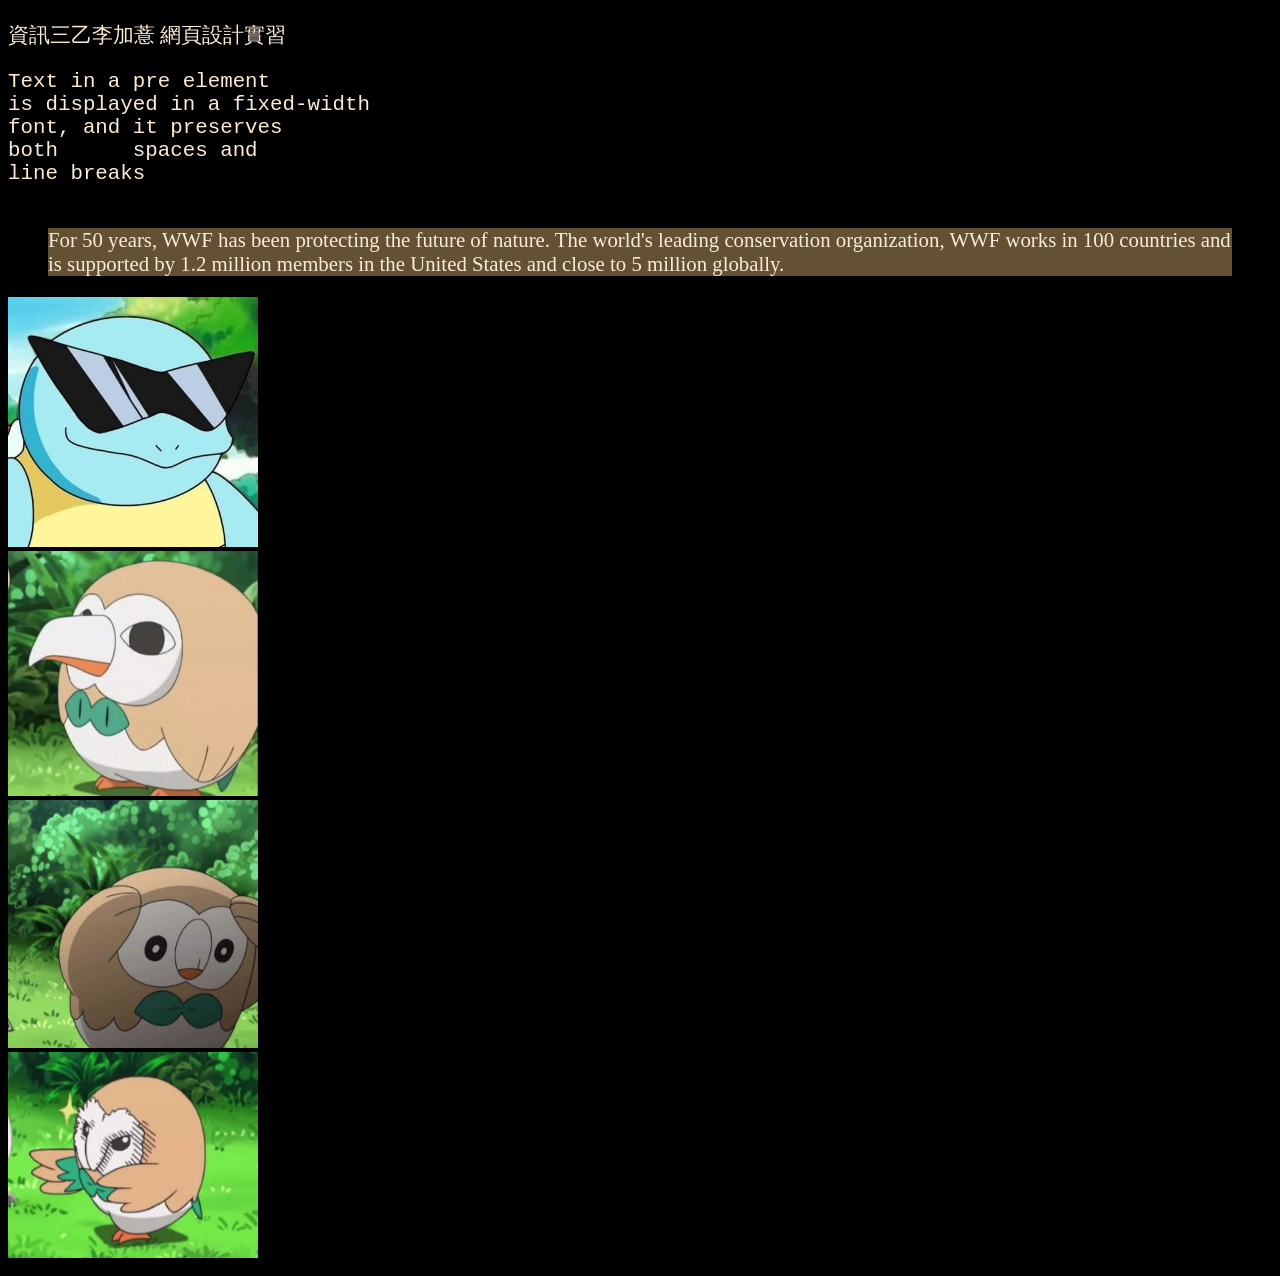
<file: web20260909/index.html>
<!DOCTYPE html>
<html>
  <head>
    <meta charset="utf-8">
    <title>This is title</title>
    
    <style>
      body{
        background-color: black;
        color: antiquewhite;
      }
      p, pre, blockquote{
        font-size: 1.3rem;
      }
    </style>
  </head>
  <body style="background-color: black;">
    <p>資訊三乙李加薏 網頁設計實習</p>
    <pre>
Text in a pre element
is displayed in a fixed-width
font, and it preserves
both      spaces and
line breaks
    </pre>
    <blockquote cite="http://www.worldwildlife.org/who/index.html" style="background-color: #645133;">
    For 50 years, WWF has been protecting the future of nature. The world's leading conservation organization, WWF works in 100 countries and is supported by 1.2 million members in the United States and close to 5 million globally.
    </blockquote>
    <img src="images/pic1.jpg" alt="pic1" width="250"><br>
    <img src="images/pic2.jpg" alt="pic2" width="250"><br>
    <img src="images/pic3.jpg" alt="pic3" width="250"><br>
    <img src="images/pic4.jpg" alt="pic4" width="250"><br>
  </body>
</html>
</file>
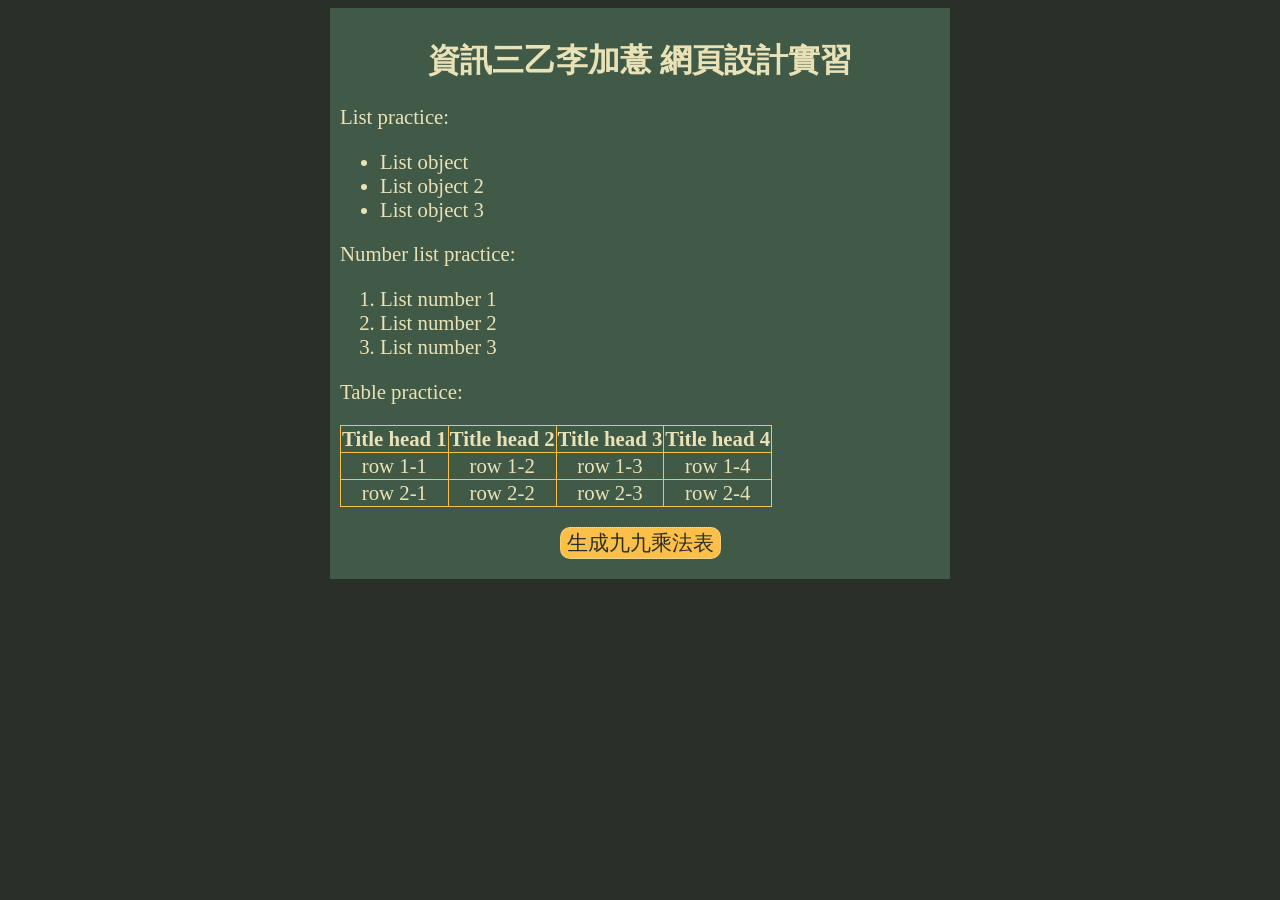
<file: web20260916/index.html>
<!DOCTYPE html>
<html>
  <head>
    <meta charset="utf-8">
    <title>九九乘法表 33050201資訊三乙李加薏</title>
    
    <style>
      body{
        background-color: #2A3029;
        color: #eae2b7;
      }

      ul, ol, table, p, button{
        font-size: 1.3rem;
      }

      table, td, th{
        border: 1px solid #fcbf49;
        border-collapse: collapse;
        text-align: center;
      }
      
      button{
        text-align: center;
        background-color: #fcbf49;
        color: #2A3029;
        border: 1px dotted #eae2b7;
        border-radius: 10px;
      }

      .content{
        max-width: 600px;
        margin: auto;
        background: #415a47;
        padding: 10px;
      }

      .part{
        max-width: 100%;
        margin: auto;
        background-color: #617a67;
        padding: 10px;
        color: #eae2b7;
      }
    </style>

    <script>
      function Multiplication_table() {
        const Mult_table = document.createElement("table");
        Mult_table.className = "part";

        for (let i = 1; i <= 9; i++) {
          const table_r = document.createElement("tr");
          for (let j = 1; j <= i ; j++) {
            const table_d = document.createElement("td");
            table_d.innerText += `\u00A0${i} * ${j} = ${i * j}\u00A0`;
            table_r.appendChild(table_d);
            Mult_table.appendChild(table_r);
          }
        }
        document.body.appendChild(Mult_table);
      }
    </script>
  </head>
  <body>
    <div class="content">
      <h1 style="text-align: center;">資訊三乙李加薏 網頁設計實習</h1>

      <div>
        <p>List practice:</p>
        <ul>
          <li>List object</li>
          <li>List object 2</li>
          <li>List object 3</li>
        </ul>
      </div>

      <div>
        <p>Number list practice:</p>
        <ol>
          <li>List number 1</li>
          <li>List number 2</li>
          <li>List number 3</li>
        </ol>
      </div>

      <div>
        <p>Table practice:</p>
        <table>
          <tr>
            <th>Title head 1</th>
            <th>Title head 2</th>
            <th>Title head 3</th>
            <th>Title head 4</th>
          </tr>
          <tr>
            <td>row 1-1</td>
            <td>row 1-2</td>
            <td>row 1-3</td>
            <td>row 1-4</td>
          </tr>
          <tr>
            <td>row 2-1</td>
            <td>row 2-2</td>
            <td>row 2-3</td>
            <td>row 2-4</td>
          </tr>
        </table>
      </div>
    
      <div style="text-align: center; padding: 10px; margin-top: 10px">
        <button onclick="Multiplication_table()">生成九九乘法表</button>
      </div>

    </div>
  </body>
</html>
</file>
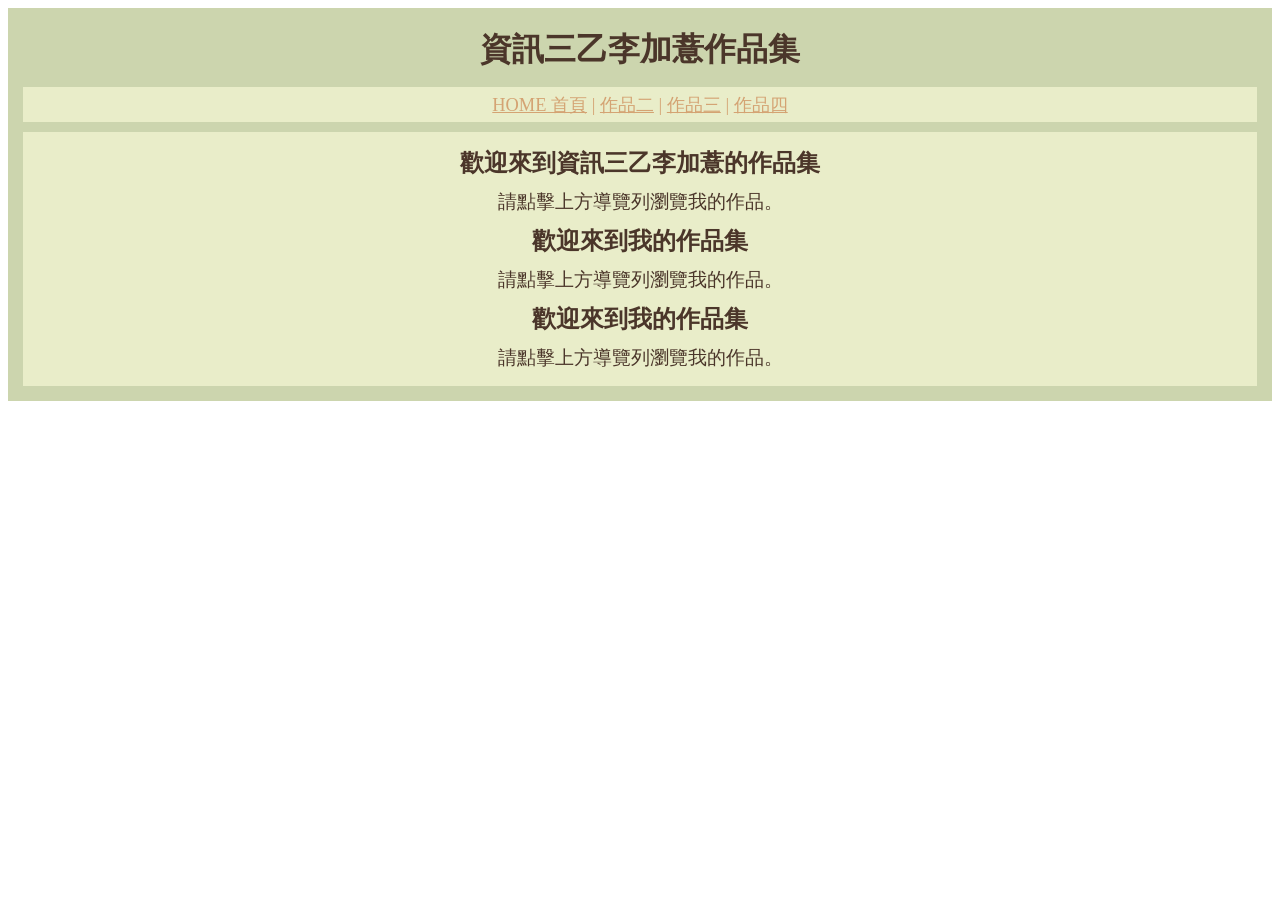
<file: web20260930/index.html>
<!DOCTYPE html>
<html>
  <head>
    <style>
      .all-browsers {
        margin: 0;
        padding: 5px;
        background-color: #ccd5ae;
        color: #4b362a;
      }

      .all-browsers > h1, .browser {
        margin: 10px;
        padding: 5px;
        text-align: center;
      }

      .browser {
        background: #e9edc9;
      }

      .browser > h2, p {
        margin:10px;
      }

      h1 {font-size: 2rem;}

      h2 {font-size: 1.5rem;}

      p {font-size: 1.2rem;}

      nav, a {
        color: #d4a373;
        font-size: 1.15rem;
      }
    </style>
  </head>

  <body>
    <article class="all-browsers">
      <h1> 資訊三乙李加薏作品集</h1>
      <article class="browser">
      <!-- 導覽列區塊 -->
        <nav>
          <a href="index.html" class="home-btn">HOME 首頁</a> |
          <a href="https://s33050201-beep.github.io/web/web20260909/index.html">作品二</a> |
          <a href="https://s33050201-beep.github.io/web/web20260916/index.html">作品三</a> |
          <a href="https://s33050201-beep.github.io/web/web20260923/index.html">作品四</a>
        </nav>
      </article>
      <article class="browser">
      <!-- 主內容區塊 -->
        <h2>歡迎來到資訊三乙李加薏的作品集</h2>
        <p>請點擊上方導覽列瀏覽我的作品。</p>
        <h2>歡迎來到我的作品集</h2>
        <p>請點擊上方導覽列瀏覽我的作品。</p>
        <h2>歡迎來到我的作品集</h2>
        <p>請點擊上方導覽列瀏覽我的作品。</p>
      </article>
    </article>

  </body>
</html>
</file>
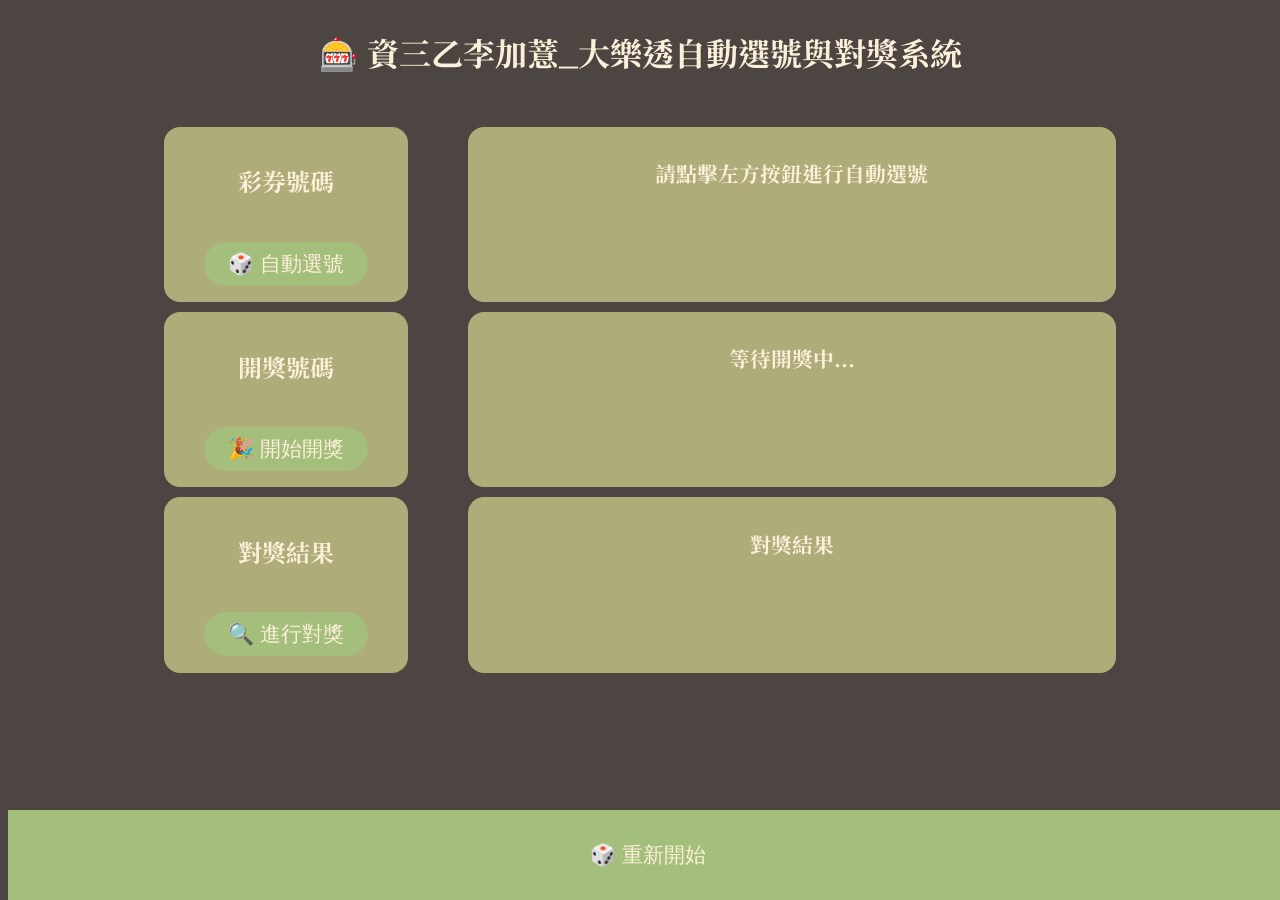
<file: web20261021/index.html>
<!DOCTYPE html>
<html lang="zh-Hant">
  <head>
    <meta charset="UTF-8">
    <title>資三乙李加薏_大樂透自動選號與對獎系統</title>

    <!-- 字體匯入 Noto Serif TC -->
    <link rel="preconnect" href="https://fonts.googleapis.com">
    <link rel="preconnect" href="https://fonts.gstatic.com" crossorigin>
    <link href="https://fonts.googleapis.com/css2?family=Noto+Serif+TC:wght@200..900&display=swap" rel="stylesheet">

    <style>
      :root{
        --main: #4C4541;
        --primary: #AEAC78;
        --yellow: #F2C46A;
        --button: #A4BE7B;
        --white: #FCF0DA;
      }

      .split-container{
        display: grid;
        grid-template-columns: 30% 70%;
        padding-left: 10%;
        padding-right: 10%;
      }

      .left-side, .right-side {
        padding: 20px;
      }

      body{
        min-width: 45%;
        background-color: var(--main);
        color: var(--white);
        display: flex;
        flex-direction: column;
        padding-bottom: 15%;
      }

      footer{
        background-color: var(--white);
      }

      h3{
        padding: 0;
        font-size: 1.5rem;
        text-align: center;
        font-family: 'Noto Serif TC', sans-serif;
        font-weight: bold;
      }

      p{
        font-size: 1.3rem;
        text-align: center;
        font-family: 'Noto Serif TC', sans-serif;
        font-weight: bold;
      }

      button {
        background-color: var(--button);
        border: none;
        color: var(--white);
        padding: 8px 24px;
        text-align: center;
        text-decoration: none;
        display: inline-block;
        font-size: 1.3rem;
        border-radius: 2rem;
        margin: 4px 2px;
        cursor: pointer;
      }

      .box {
        display: flex;
        flex-direction: column; 
        background-color: var(--primary);
        min-height: 35%;
        border-radius: 1rem;
        margin: 10px;
        padding: 5px 10px;
        overflow: hidden; 
        box-sizing: border-box; 
      }

      .box-top, .box-bottom {
        flex: 1;          /* 兩邊均分畫面 (50/50) */
        padding: 0;
        box-sizing: border-box;
        display: flex;
        align-items: center;
        justify-content: center; 
      }

      .number-container{
        visibility: hidden;

        display: flex;
        flex: 1;
        gap: auto;
        align-items: center;
        justify-content: center;
        padding: 0.5rem 0;
        background-color: var(--white);
        border-radius: 0;
      }

      .ball {
        visibility: hidden;

        width: 3.5rem;
        height: 3.5rem;
        border-radius: 50%;
        aspect-ratio: 1 / 1;
        
        display: flex;
        align-items: center;
        justify-content: center;
  
        color: var(--white);
        background-color: var(--button);
        font-family: 'Arial', sans-serif;
        font-size: 1.5rem;
        font-weight: bold;
      }
    </style>
    <script>
      function reflash(){
        for(let i = 1 ; i < 7 ; i++){
          //color
          document.getElementsByClassName('ball')[i-1].style.backgroundColor = 'var(--button)';
          document.getElementsByClassName('ball')[5+i].style.backgroundColor = 'var(--button)';
          document.getElementsByClassName('ball')[11+i].style.backgroundColor = 'var(--button)';
          
          //visibility
          document.getElementsByClassName('number-container')[2].style.visibility = 'hidden';
          document.getElementById('winning-ball' + i).style.visibility = 'hidden';
          }
        document.getElementById('result-text').innerText = '對獎結果';
        }
    </script>
  </head>

  
  <body>
    <header>
        <h1 style="text-align: center; font-family: 'Noto Serif TC', sans-serif;;">🎰 資三乙李加薏_大樂透自動選號與對獎系統</h1>
    </header>

    <!-- 宣告全域變數，用來記錄玩家選號與開獎號碼 -->
    <script>
      let userNumbers = [];
      let winningNumbers = [];
    </script>

    <div class="split-container">
      <!-- LEFT SIDE -->
      <div class="left-side">

        <!-- 第一區塊：玩家選號區 -->
        <div class="box">
          <div class="box-top">
            <h3>彩券號碼</h3>
          </div>

          <!-- 按鈕點擊時，直接執行內嵌的 JavaScript 程式碼（不使用 custom function） -->
          <div class="box-bottom">
            <button onclick="
              userNumbers = [];
              //random
              while (userNumbers.length < 6) {
                let randNum = Math.floor(Math.random() * 49) + 1;
                if (!userNumbers.includes(randNum)) {
                  userNumbers.push(randNum);
                }
              }
              userNumbers.sort((a, b) => a - b);
              //balling
              //style ball
              reflash();
              for(let i = 1 ; i < 7 ; i++){
                document.getElementById('my-ball' + i).innerText = userNumbers[i-1];
                //visibility
                document.getElementById('my-ball' + i).style.visibility = 'visible';
              }
              document.getElementById('my-numbers').innerText = '我的號碼';
              document.getElementsByClassName('number-container')[0].style.visibility = 'visible';
            ">🎲 自動選號</button>
          </div>
        </div>

        <!-- 第二區塊：電腦開獎區 -->
        <div class="box">
          <div class="box-top">
            <h3>開獎號碼</h3>
          </div>

          <div class="box-bottom">
            <button onclick="
              winningNumbers = [];
              //random
              while (winningNumbers.length < 6) {
                let randNum = Math.floor(Math.random() * 49) + 1;
                if (!winningNumbers.includes(randNum)) {
                  winningNumbers.push(randNum);
                }
              }
              winningNumbers.sort((a, b) => a - b);
              //balling
              //style
              reflash();
              for(let i = 1 ; i < 7 ; i++){
                document.getElementById('draw-ball' + i).innerText = winningNumbers[i-1];
                //visibility
                document.getElementById('draw-ball' + i).style.visibility = 'visible';
              }
              document.getElementById('draw-numbers').innerText = '開獎號碼';
              document.getElementsByClassName('number-container')[1].style.visibility = 'visible';
            ">🎉 開始開獎</button>
          </div>
        </div>

        <!-- 第三區塊：對獎結果區 -->
        <div class="box">
          <div class="box-top">
            <h3>對獎結果</h3>
          </div>

          <div class="box-bottom">
            <button onclick="
              if (userNumbers.length === 0 || winningNumbers.length === 0) {
                alert('請先點擊「自動選號」與「開始開獎」！');
              }else {
                let matchCount = 0;
                reflash();
                for(let i = 0 ; i < userNumbers.length ; i++){
                  //indexOf: B[i] -> A[?] == B[i]
                  const indexInWin = winningNumbers.indexOf(userNumbers[i]);
                  if(indexInWin !== -1){
                    matchCount++;
                    //balling
                    //my-ball
                    document.getElementById('my-ball' + (i+1)).style.backgroundColor = 'var(--yellow)';
                    //draw-ball
                    document.getElementById('draw-ball' + (indexInWin+1)).style.backgroundColor = 'var(--yellow)';
                    //result-ball
                    document.getElementsByClassName('number-container')[2].style.visibility = 'visible';
                    document.getElementById('winning-ball' + (matchCount)).style.backgroundColor = 'var(--yellow)';
                    document.getElementById('winning-ball' + (matchCount)).innerText = userNumbers[i];
                    document.getElementById('winning-ball' + (matchCount)).style.visibility = 'visible';
                  }
                }
                let resultText = '對中 ' + matchCount + ' 個號碼！';
                // 更新到指定 id 的元素中
                document.getElementById('result-text').innerText = resultText;
              }
            ">🔍 進行對獎</button>
          </div>
        </div>
        
      </div>
      <!-- RIGHT SIDE -->
      <div class="right-side">
        <!-- 第一區 -->
        <div class="box">
          <div class="box-top">
            <p id="my-numbers">請點擊左方按鈕進行自動選號</p>
          </div>

          <!-- 彩券號碼 -->
          <div class="box-bottom">
            <div class="number-container">
              <div class="ball" id="my-ball1"></div>
              <div class="ball" id="my-ball2"></div>
              <div class="ball" id="my-ball3"></div>
              <div class="ball" id="my-ball4"></div>
              <div class="ball" id="my-ball5"></div>
              <div class="ball" id="my-ball6"></div>
            </div>
          </div>
        </div>

        <!-- 第二區 -->
        <div class="box">
          <div class="box-top">
            <p id="draw-numbers">等待開獎中...</p>
          </div>

          <!-- 開獎號碼 -->
          <div class="box-bottom">
            <div class="number-container">
              <div class="ball" id="draw-ball1"></div>
              <div class="ball" id="draw-ball2"></div>
              <div class="ball" id="draw-ball3"></div>
              <div class="ball" id="draw-ball4"></div>
              <div class="ball" id="draw-ball5"></div>
              <div class="ball" id="draw-ball6"></div>
            </div>
          </div>
        </div>

        <!-- 第三區 -->
        <div class="box">
          <div class="box-top">
            <!-- 顯示對獎結果 -->
            <p id="result-text"">對獎結果</p>
          </div>

          <!-- 顯示中獎號碼-->
          <div class="box-bottom">
            <div class="number-container">
              <div class="ball" id="winning-ball1"></div>
              <div class="ball" id="winning-ball2"></div>
              <div class="ball" id="winning-ball3"></div>
              <div class="ball" id="winning-ball4"></div>
              <div class="ball" id="winning-ball5"></div>
              <div class="ball" id="winning-ball6"></div>
            </div>
          </div>
        </div>
      </div>
    </div>
    <footer style="width: 100%;
                    position: fixed;
                    bottom: 0;
                    height: 10%;">
        <button onclick="window.location.reload();"
                style="display: block;
                        margin: auto;
                        align-items: center;
                        height: 100%;
                        width: 100%;
                        border-radius: 0%;
                        padding: 0%;">🎲 重新開始</button>
    </footer>
  </body>
</html>
</file>
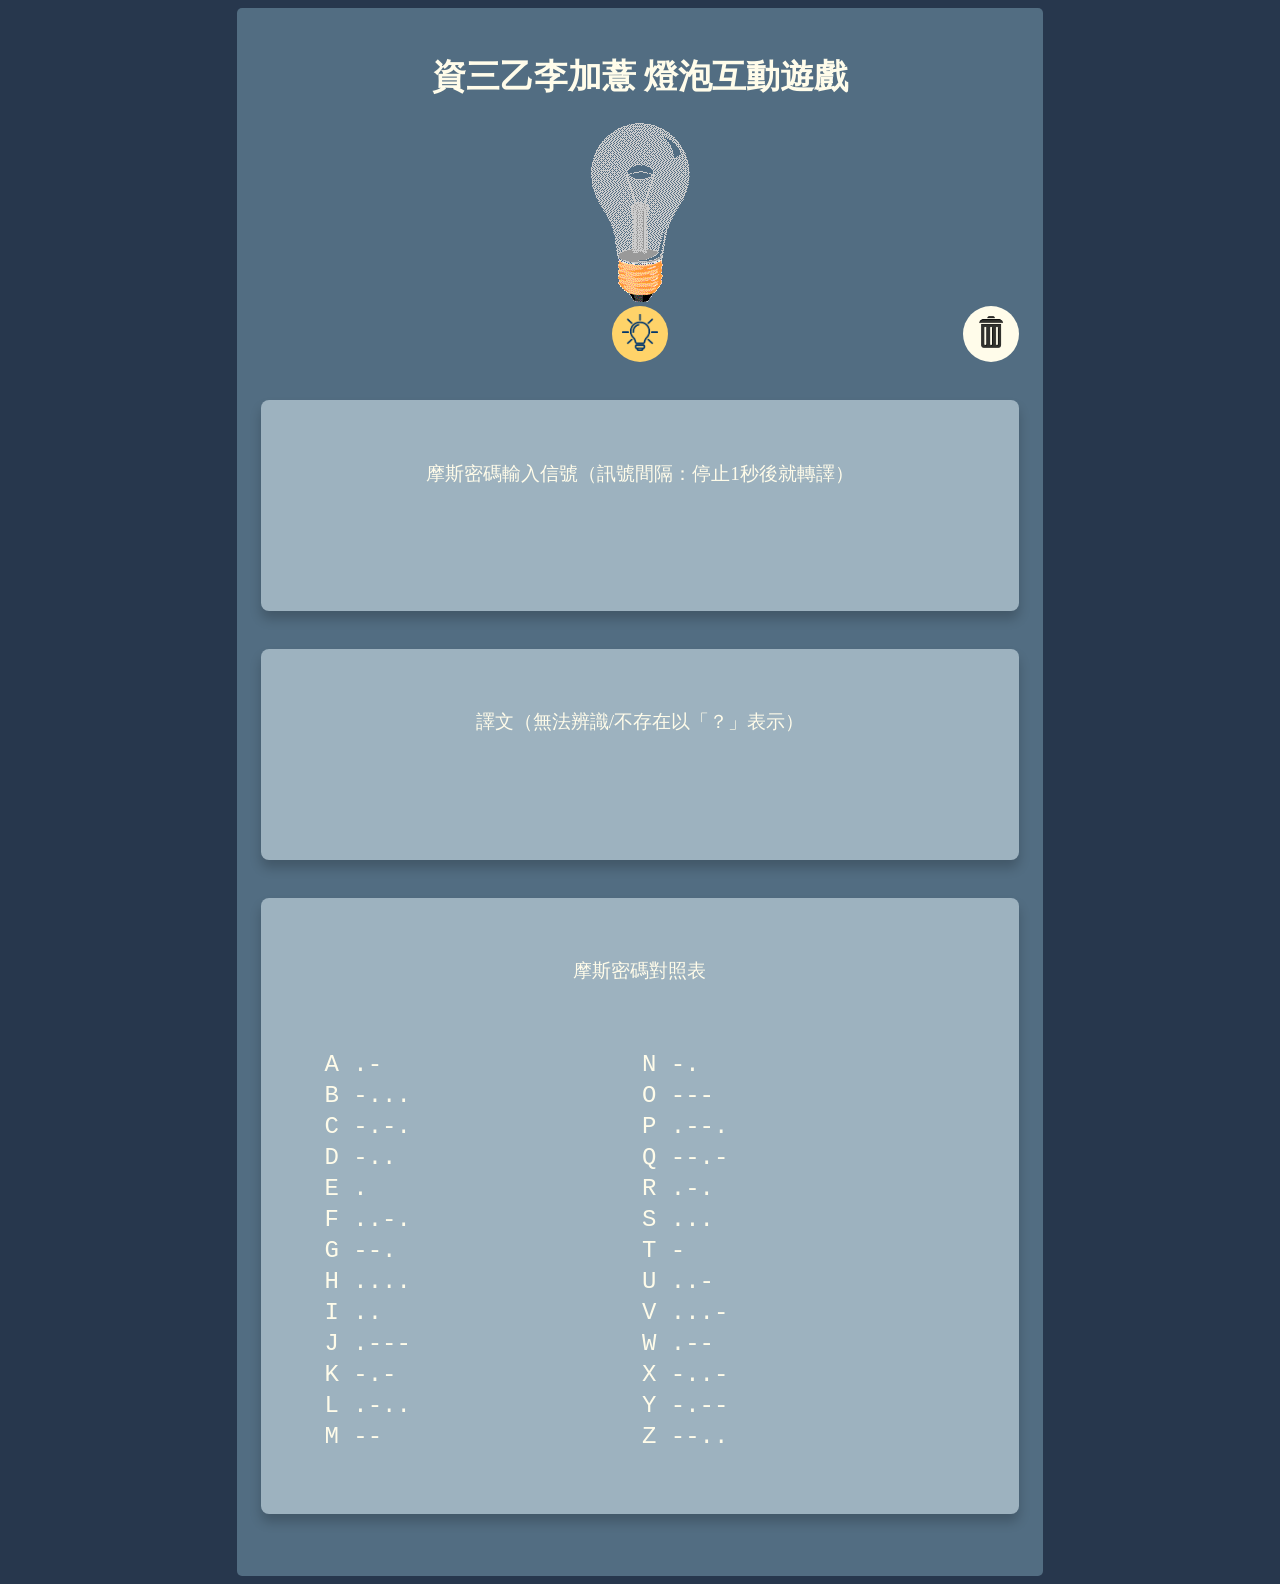
<file: web20261028/index.html>
<!DOCTYPE html>
<html>
  <head>
    <meta charset="UTF-8">
    <style>
        :root{
          --main: #27374D;
          --primay: #526D82;
          --light: #9DB2BF;
          --white: #fffcea;
          --button: #FFD369;
          --button-hover: #e2b751;
        }

        body{
          background-color: var(--main);
          color: var(--white);
          text-align: center;
        }

        .container{
          background-color: var(--primay);
          padding: 1.5rem;
          border-radius: 5px;
          max-width: 60%;
          margin: auto;
          align-items: center;
          text-align: center;
          flex-direction: column;
        }

        .display-box {
            margin: 5% auto;
            padding: 8%;
            background: var(--light);
            border-radius: 8px;
            box-shadow: 0 0.5rem 0.7rem rgba(0,0,0,0.2);
        }

        h1{
          font-size: 2.1rem;
          text-align: center;
        }

        #myImage{
          height: 20%;
          width: auto;
        }

        .button-container{
          display: grid;
          grid-template-columns: repeat(3, 1fr);
        }
        .button-container-center{
          grid-column: 2; 
          text-align: center;
        }
        .button-container-right{
          grid-column: 3; 
          text-align: right;
        }
        #lightPic, #deletePic{
          height: 70%;
          width: auto;
        }

        button{
          cursor: pointer;
          border: none;
          border-radius: 50%;
          width: 3.5rem;
          height: 3.5rem;
        }
        button:active{
          box-shadow: inset 0 0.5rem 0.5rem rgba(0, 0, 0, 0.3);
        }

        #pressBtn{background-color: var(--button);}
        #pressBtn:hover{background-color: var(--button-hover);}
        
        #deleteBtn{background-color: var(--white);}
        #deleteBtn:hover{background-color: #bbc8d2;}

        .label{
          font-size: 120%;
          color: var(--white);
          margin-bottom: 10%;
        }
        .output{
          font-size: 250%;
          font-weight: bold;
          font-family: 'Times New Roman', Times, serif;
          letter-spacing: 10%;
          min-height: 100%;
          text-align: center;
          overflow-wrap: break-word;
        }

        #code-output, #text-output{color: var(--button);}

        table{
          width: 100%;
          padding: auto;
          text-align: left;
          font-size: 150%;
          font-family: 'Courier New', Courier, monospace;
        }
        table td:hover {
          background-color: var(--primay);
        }

        ::-webkit-scrollbar {
          width: 12px;
          height: 10px;
        }
        ::-webkit-scrollbar-track {
          background: var(--primay);
          border-radius: 8px;
        }
        ::-webkit-scrollbar-thumb {
          background: var(--button);
          border-radius: 8px;
        }
        ::-webkit-scrollbar-thumb:hover {
          background: var(--button-hover);
        }
      </style>
    </head>

  <body>
    <div class="container">
      <title>資三乙李加薏 燈泡互動遊戲</title>
      <h1>資三乙李加薏 燈泡互動遊戲</h1>

      <img id="myImage" src="image/pic_bulboff.gif">

      <div class="button-container">
        <div class="button-container-center">
          <button id="pressBtn">
            <img id="lightPic" src="image/light.png">
          </button>
        </div>

        <div class="button-container-right">
          <button id="deleteBtn" onclick="clearAll()">
            <img id="deletePic" src="image/trashcan.png">
          </button>
        </div>
      </div>

      <div class="display-box" id="signal-box">
        <div class="label">摩斯密碼輸入信號（訊號間隔：停止1秒後就轉譯）</div>
        <div id="code-output" class="output"></div>
      </div>

      <div class="display-box">
        <div class="label">譯文（無法辨識/不存在以「？」表示）</div>
        <div id="text-output" class="output"></div>
      </div>

      <div class="display-box">
        <div class="label">摩斯密碼對照表</div>
        <table>
          <tr>
            <td>A .-</td>
            <td>N -.</td>
          </tr>
          <tr>
            <td>B -...</td>
            <td>O ---</td>
          </tr>
          <tr>
            <td>C -.-.</td>
            <td>P .--.</td>
          </tr>
          <tr>
            <td>D -..</td>
            <td>Q --.-</td>
          </tr>
          <tr>
            <td>E .</td>
            <td>R .-.</td>
          </tr>
          <tr>
            <td>F ..-.</td>
            <td>S ...</td>
          </tr>
          <tr>
            <td>G --.</td>
            <td>T -</td>
          </tr>
          <tr>
            <td>H ....</td>
            <td>U ..-</td>
          </tr>
          <tr>
            <td>I ..</td>
            <td>V ...-</td>
          </tr>
          <tr>
            <td>J .---</td>
            <td>W .--</td>
          </tr>
          <tr>
            <td>K -.-</td>
            <td>X -..-</td>
          </tr>
          <tr>
            <td>L .-..</td>
            <td>Y -.--</td>
          </tr>
          <tr>
            <td>M --</td>
            <td>Z --..</td>
          </tr>
        </table>
      </div>

    </div>

    <script>
      const morseMap = {
            '.-': 'A', '-...': 'B', '-.-.': 'C', '-..': 'D', '.': 'E', '..-.': 'F',
            '--.': 'G', '....': 'H', '..': 'I', '.---': 'J', '-.-': 'K', '.-..': 'L',
            '--': 'M', '-.': 'N', '---': 'O', '.--.': 'P', '--.-': 'Q', '.-.': 'R',
            '...': 'S', '-': 'T', '..-': 'U', '...-': 'V', '.--': 'W', '-..-': 'X',
            '-.--': 'Y', '--..': 'Z'
        };

        const LONG_PRESS_MS = 300;
        const IDLE_TIMEOUT_MS = 1000;

        let pressStartTime = 0;
        let isPressing = false;
        let idleTimer = null;
        
        let currentLetterCode = "";
        let translatedText = "";
      
        const btn = document.getElementById('pressBtn');
        const codeOutput = document.getElementById('code-output');
        const textOutput = document.getElementById('text-output');

        function startPress(){
          if (isPressing) return;
          isPressing = true;
          //counting
          pressStartTime = Date.now();

          clearTimeout(idleTimer);

          //light on
          var pic = "image/pic_bulbon.gif";
          document.getElementById('myImage').src = pic;
          document.getElementById('signal-box').style.border = '3px solid var(--button)';
        }

        function endPress(){
          if (!isPressing) return;
          isPressing = false;
          //math: now - press-start = pressing-time
          const duration = Date.now() - pressStartTime;
            
          //dot(.) or line(-)
          //check with time
          if (duration >= LONG_PRESS_MS) {
            currentLetterCode += '-';
          } else {
            currentLetterCode += '.';
          }

          //updata text
          codeOutput.innerText = currentLetterCode;

          //1 sec check
          idleTimer = setTimeout(decodeCurrentLetter, IDLE_TIMEOUT_MS);

          //light off
          var pic = "image/pic_bulboff.gif";
          document.getElementById('myImage').src = pic;
          document.getElementById('signal-box').style.border = '3px solid var(--light)';
        }

        function decodeCurrentLetter() {
          if (currentLetterCode === "") return;
          //checking signal
          const letter = morseMap[currentLetterCode] || '?';
          translatedText += letter;
          //update translated text
          textOutput.innerText = translatedText;
          //clean signal
          currentLetterCode = "";
          codeOutput.innerText = "";
        }

        function clearAll() {
          currentLetterCode = "";
          translatedText = "";
          codeOutput.innerText = "";
          textOutput.innerText = "";
          clearTimeout(idleTimer);
        }

        btn.addEventListener('mousedown', startPress);
        btn.addEventListener('mouseup', endPress);
        btn.addEventListener('mouseleave', endPress);
      
    </script>
  </body>
</html>
</file>
